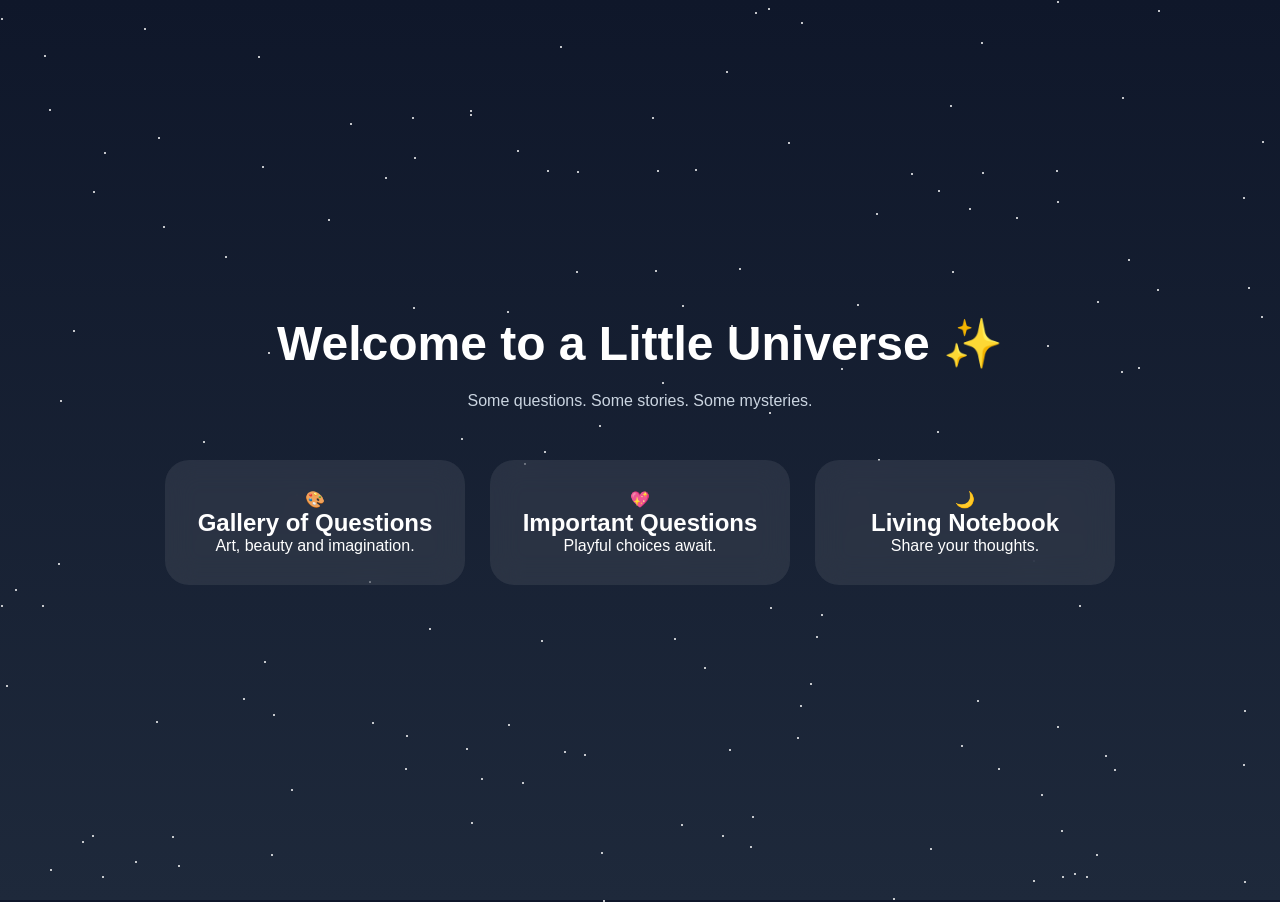
<file: index.html>
<!DOCTYPE html>
<html lang="en">

<head>
<meta charset="UTF-8">
<meta name="viewport" content="width=device-width, initial-scale=1.0">

<title>Little Universe ✨</title>

<link rel="stylesheet" href="style.css">
</head>

<body>

<div id="stars"></div>

<div class="container">

<h1 class="title">
Welcome to a Little Universe ✨
</h1>

<p class="subtitle">
Some questions.
Some stories.
Some mysteries.
</p>

<div class="cards">

<a href="pages/gallery.html" class="card">
🎨
<h2>Gallery of Questions</h2>
<p>Art, beauty and imagination.</p>
</a>

<a href="pages/questions.html" class="card">
💖
<h2>Important Questions</h2>
<p>Playful choices await.</p>
</a>

<a href="pages/notebook.html" class="card">
🌙
<h2>Living Notebook</h2>
<p>Share your thoughts.</p>
</a>

</div>

</div>

<script src="script.js"></script>

</body>
</html>
</file>
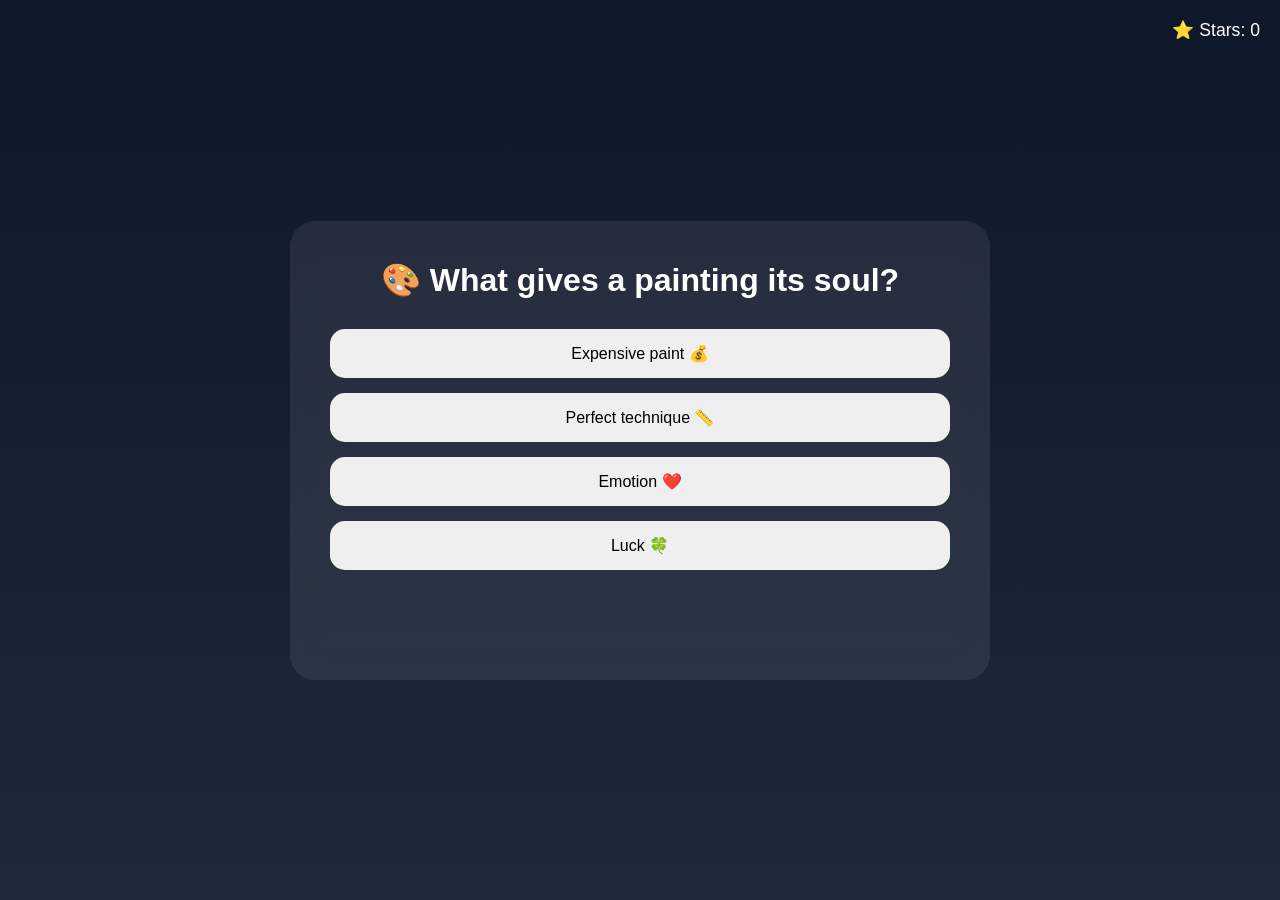
<file: Pages/gallery.html>
<!DOCTYPE html>
<html lang="en">

<head>

<meta charset="UTF-8">

<meta name="viewport"
content="width=device-width, initial-scale=1.0">

<title>Gallery Of Questions 🎨</title>

<link rel="stylesheet"
href="../style.css">

<link rel="stylesheet"
href="gallery.css">

</head>

<body>

<div class="gallery-container">

<div class="progress">

⭐ Stars:
<span id="starCount">0</span>

</div>

<div class="question-card">

<h1 id="questionTitle">
Loading...
</h1>

<div id="answers"
class="answers">

</div>

<p id="result"></p>

<button
id="nextBtn"
class="next-btn">

Next Room ➜

</button>

</div>

</div>

<script src="gallery.js"></script>

</body>

</html>
</file>
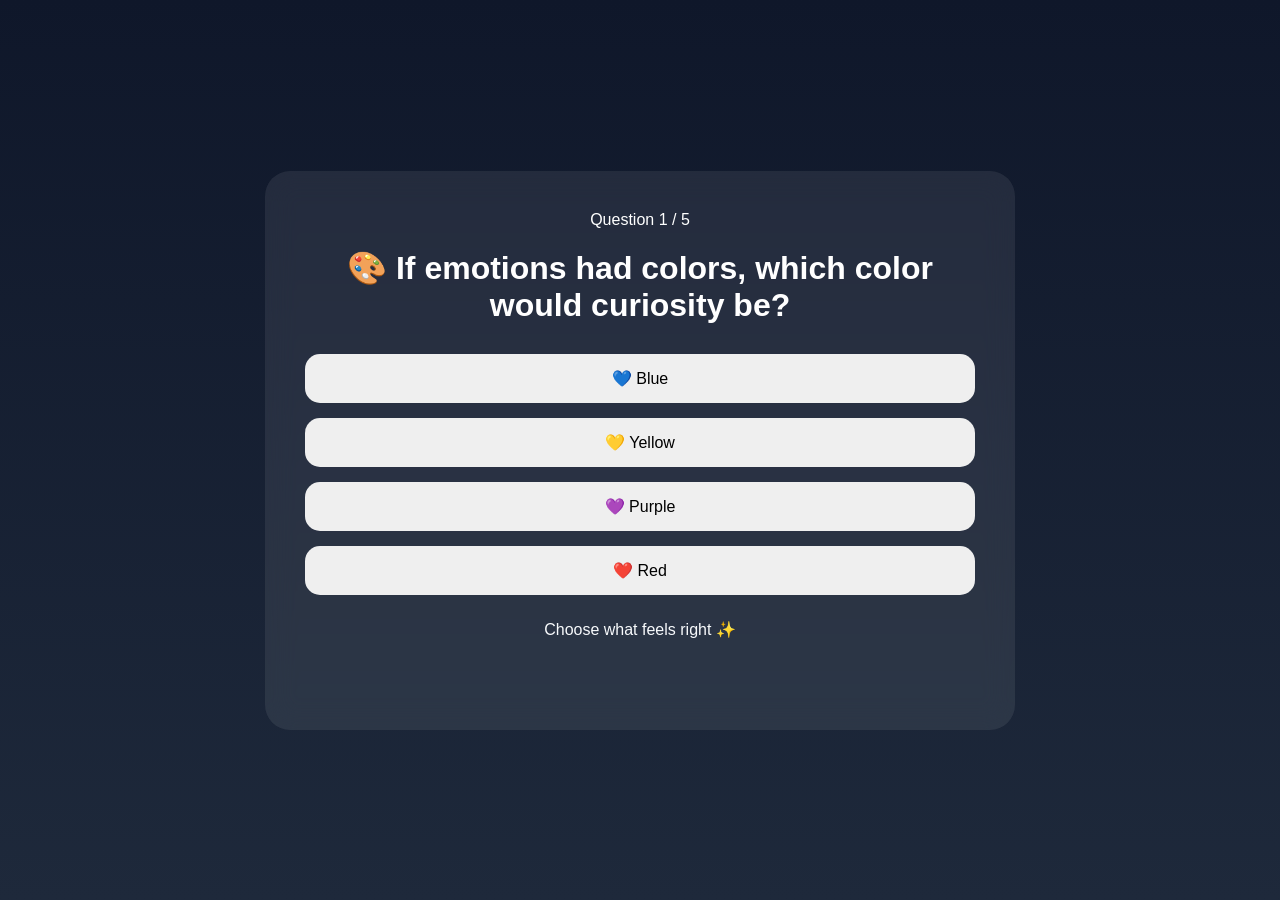
<file: Pages/questions.html>
<!DOCTYPE html>
<html lang="en">

<head>

<meta charset="UTF-8">

<meta name="viewport"
content="width=device-width, initial-scale=1.0">

<title>Important Questions 💖</title>

<link rel="stylesheet"
href="../style.css">

<link rel="stylesheet"
href="questions.css">

</head>

<body>

<div class="quiz-container">

<div class="quiz-card">

<div class="progress">

Question
<span id="questionNumber">
1
</span>

/

<span id="totalQuestions">
5
</span>

</div>

<h1 id="questionText">
Loading...
</h1>

<div id="answers">

</div>

<div id="messageBox">

Choose what feels right ✨

</div>

<button id="nextBtn">

Next ➜

</button>

</div>

</div>

<script src="questions.js"></script>

</body>

</html>
</file>
<file: style.css>
*{
margin:0;
padding:0;
box-sizing:border-box;
}

body{
font-family:Poppins,sans-serif;
min-height:100vh;
background:
linear-gradient(
180deg,
#0f172a,
#1e293b
);

overflow:hidden;

display:flex;
justify-content:center;
align-items:center;
}

.container{
width:90%;
max-width:1200px;
text-align:center;
}

.title{
font-size:3rem;
color:white;
margin-bottom:20px;
}

.subtitle{
color:#cbd5e1;
margin-bottom:50px;
}

.cards{
display:flex;
gap:25px;
justify-content:center;
flex-wrap:wrap;
}

.card{
width:300px;

padding:30px;

border-radius:24px;

text-decoration:none;

color:white;

background:
rgba(255,255,255,0.08);

backdrop-filter:blur(15px);

transition:0.3s;
}

.card:hover{
transform:
translateY(-10px)
scale(1.03);
}

.star{
position:absolute;

width:2px;
height:2px;

background:white;

border-radius:50%;

animation:
twinkle 3s infinite;
}

@keyframes twinkle{

0%,100%{
opacity:.2;
}

50%{
opacity:1;
}

}
</file>
<file: Pages/gallery.css>
.gallery-container{

width:100%;

min-height:100vh;

display:flex;

justify-content:center;
align-items:center;

padding:20px;
}

.question-card{

width:100%;
max-width:700px;

padding:40px;

border-radius:25px;

background:
rgba(255,255,255,.08);

backdrop-filter:blur(15px);

text-align:center;
}

.question-card h1{

color:white;

margin-bottom:30px;
}

.answers{

display:grid;

gap:15px;
}

.answer-btn{

padding:15px;

border:none;

border-radius:15px;

font-size:1rem;

cursor:pointer;

transition:.3s;
}

.answer-btn:hover{

transform:translateY(-3px);
}

.progress{

position:fixed;

top:20px;
right:20px;

color:white;

font-size:1.1rem;
}

#result{

margin-top:20px;

color:#f8fafc;

font-size:1.1rem;

min-height:50px;
}

.next-btn{

margin-top:20px;

display:none;

padding:15px 25px;
}
</file>
<file: Pages/questions.css>
.quiz-container{

width:100%;

min-height:100vh;

display:flex;

justify-content:center;
align-items:center;

padding:20px;
}

.quiz-card{

width:100%;
max-width:750px;

padding:40px;

border-radius:25px;

background:
rgba(255,255,255,.08);

backdrop-filter:blur(15px);

text-align:center;
}

.progress{

color:white;

margin-bottom:20px;
}

.quiz-card h1{

color:white;

margin-bottom:30px;
}

#answers{

display:grid;

gap:15px;
}

.answer-btn{

padding:15px;

border:none;

border-radius:15px;

cursor:pointer;

font-size:1rem;

transition:.3s;
}

.answer-btn:hover{

transform:
translateY(-3px);
}

#messageBox{

margin-top:25px;

min-height:70px;

color:#f8fafc;
}

#nextBtn{

display:none;

margin-top:20px;

padding:15px 25px;
}
</file>
